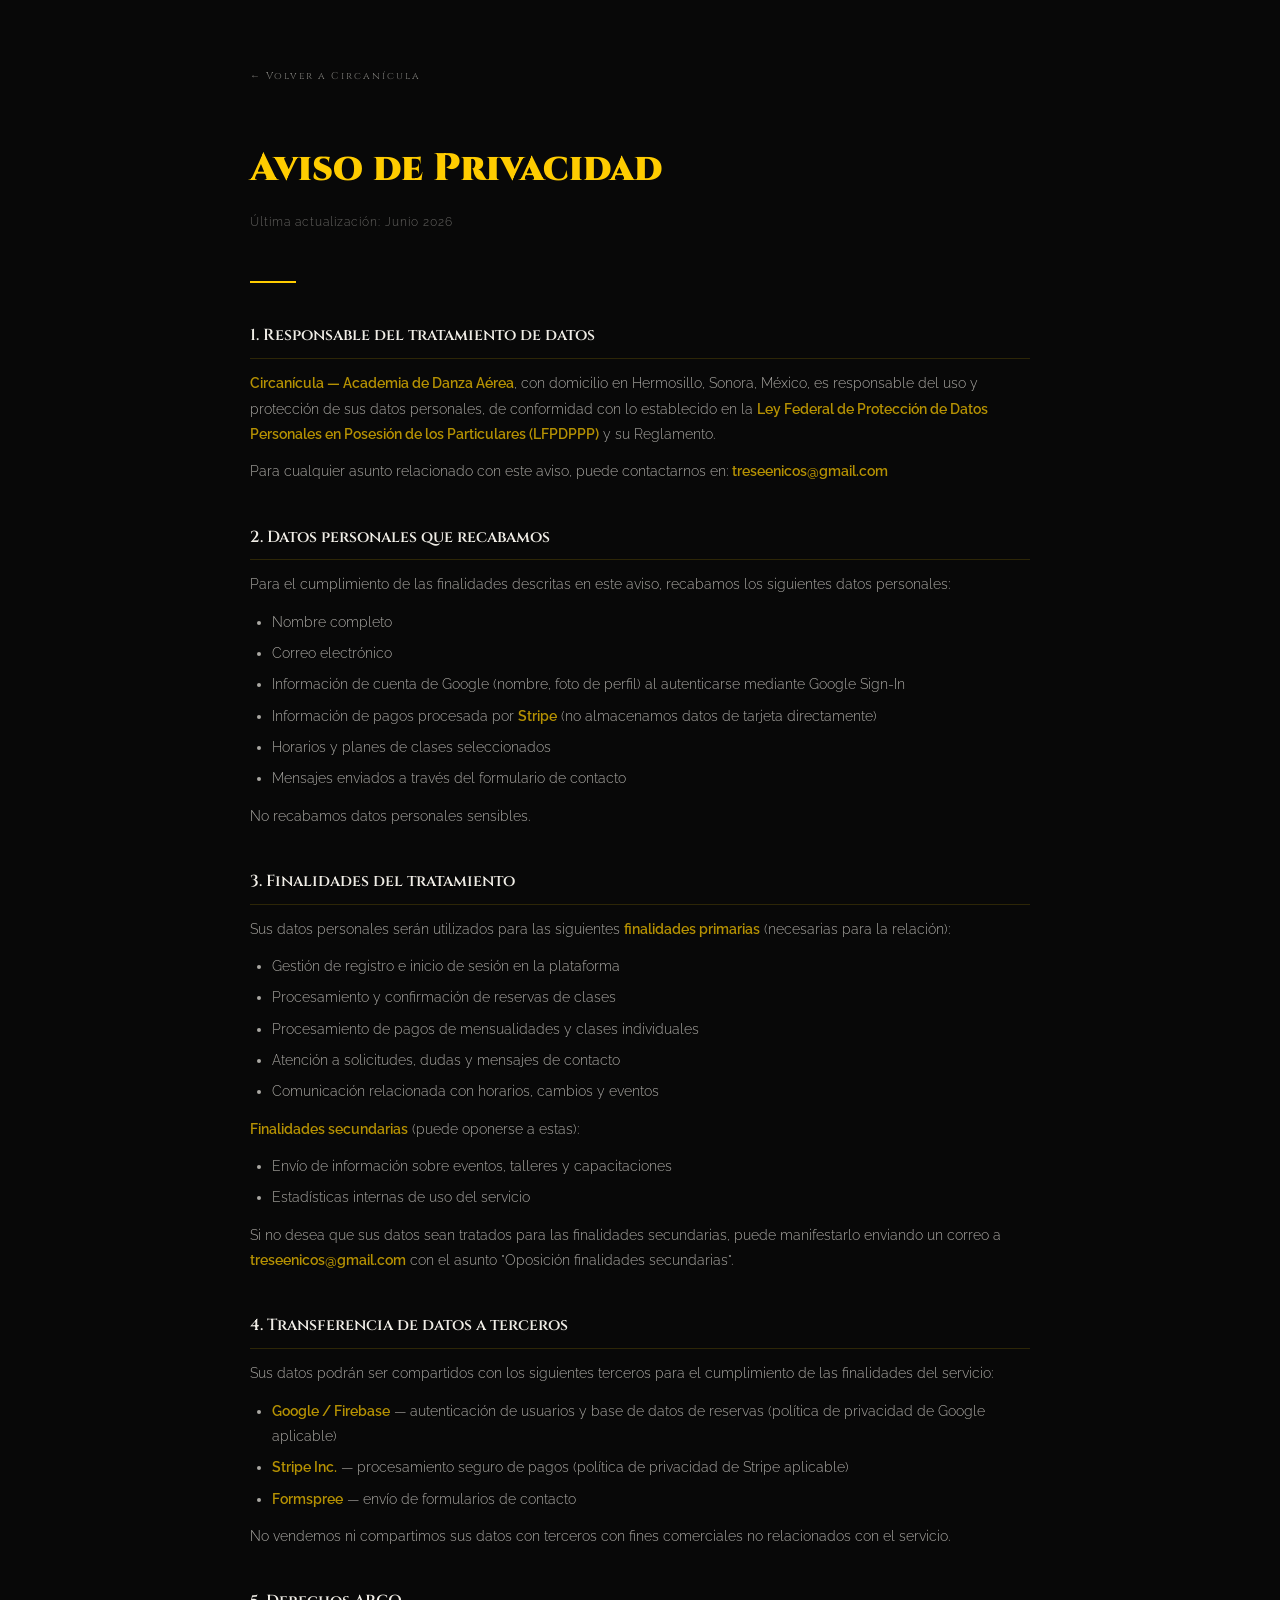
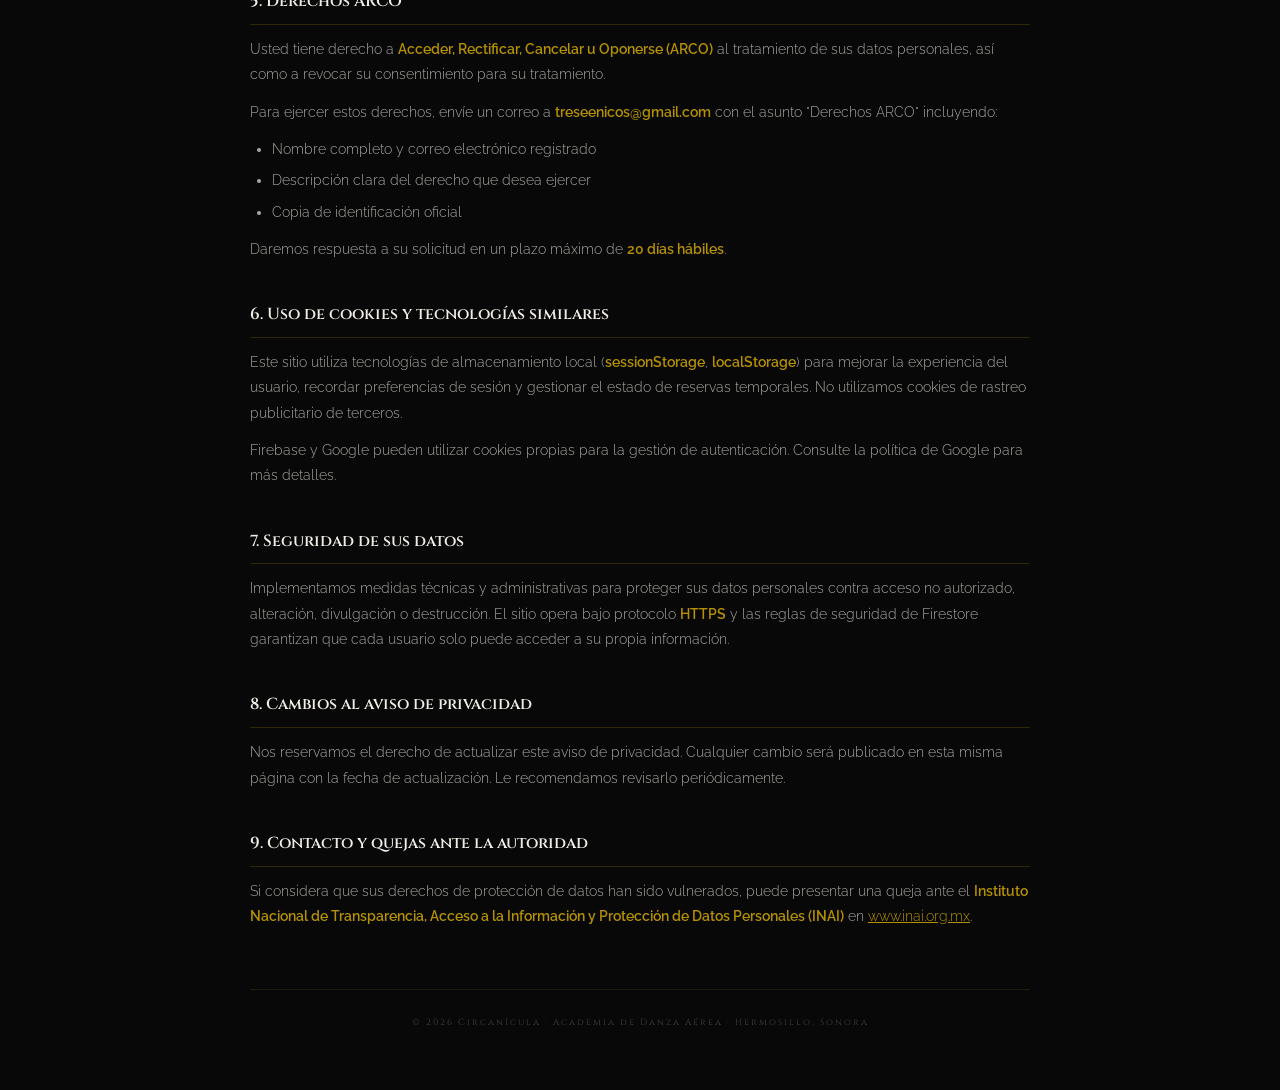
<file: privacidad.html>
<!DOCTYPE html>
<html lang="es">
<head>
  <meta charset="UTF-8">
  <meta name="viewport" content="width=device-width, initial-scale=1.0">
  <title>Aviso de Privacidad | Circanícula</title>
  <meta name="robots" content="noindex">
  <link href="https://fonts.googleapis.com/css2?family=Cinzel:wght@400;600;900&family=Raleway:ital,wght@0,300;0,400;0,600;1,300&display=swap" rel="stylesheet">
  <style>
    :root {
      --amarillo: #ffcc00;
      --naranja: #e87400;
      --negro: #080808;
      --blanco: #f0ede6;
      --gris: #141414;
    }
    * { margin:0; padding:0; box-sizing:border-box; }
    body {
      background:var(--negro);
      color:var(--blanco);
      font-family:'Raleway',sans-serif;
      font-weight:300;
      line-height:1.8;
      padding:60px 24px;
    }
    .contenedor { max-width:780px; margin:0 auto; }
    .logo-back {
      display:inline-flex; align-items:center; gap:10px;
      text-decoration:none; color:rgba(240,237,230,.5);
      font-family:'Cinzel',serif; font-size:.62rem;
      letter-spacing:2px; margin-bottom:48px;
      transition:color .3s;
    }
    .logo-back:hover { color:var(--amarillo); }
    h1 {
      font-family:'Cinzel',serif;
      font-size:clamp(1.6rem,4vw,2.4rem);
      font-weight:900;
      color:var(--amarillo);
      margin-bottom:8px;
    }
    .subtitulo {
      font-size:.78rem;
      opacity:.4;
      margin-bottom:48px;
      letter-spacing:1px;
    }
    h2 {
      font-family:'Cinzel',serif;
      font-size:1rem;
      font-weight:600;
      color:var(--blanco);
      margin:38px 0 12px;
      padding-bottom:8px;
      border-bottom:1px solid rgba(255,204,0,.15);
    }
    p { font-size:.88rem; opacity:.7; margin-bottom:12px; }
    ul { font-size:.88rem; opacity:.7; padding-left:22px; margin-bottom:12px; }
    ul li { margin-bottom:6px; }
    strong { color:var(--amarillo); font-weight:600; }
    .linea { width:46px; height:2px; background:var(--amarillo); margin-bottom:36px; }
    footer-priv {
      display:block;
      margin-top:60px;
      padding-top:24px;
      border-top:1px solid rgba(255,204,0,.1);
      font-family:'Cinzel',serif;
      font-size:.56rem;
      letter-spacing:2px;
      color:rgba(240,237,230,.25);
      text-align:center;
    }
  </style>
</head>
<body>
  <div class="contenedor">
    <a href="/" class="logo-back">← Volver a Circanícula</a>

    <h1>Aviso de Privacidad</h1>
    <p class="subtitulo">Última actualización: Junio 2026</p>
    <div class="linea"></div>

    <h2>1. Responsable del tratamiento de datos</h2>
    <p>
      <strong>Circanícula — Academia de Danza Aérea</strong>, con domicilio en Hermosillo, Sonora, México,
      es responsable del uso y protección de sus datos personales, de conformidad con lo establecido en la
      <strong>Ley Federal de Protección de Datos Personales en Posesión de los Particulares (LFPDPPP)</strong>
      y su Reglamento.
    </p>
    <p>Para cualquier asunto relacionado con este aviso, puede contactarnos en: <strong>treseenicos@gmail.com</strong></p>

    <h2>2. Datos personales que recabamos</h2>
    <p>Para el cumplimiento de las finalidades descritas en este aviso, recabamos los siguientes datos personales:</p>
    <ul>
      <li>Nombre completo</li>
      <li>Correo electrónico</li>
      <li>Información de cuenta de Google (nombre, foto de perfil) al autenticarse mediante Google Sign-In</li>
      <li>Información de pagos procesada por <strong>Stripe</strong> (no almacenamos datos de tarjeta directamente)</li>
      <li>Horarios y planes de clases seleccionados</li>
      <li>Mensajes enviados a través del formulario de contacto</li>
    </ul>
    <p>No recabamos datos personales sensibles.</p>

    <h2>3. Finalidades del tratamiento</h2>
    <p>Sus datos personales serán utilizados para las siguientes <strong>finalidades primarias</strong> (necesarias para la relación):</p>
    <ul>
      <li>Gestión de registro e inicio de sesión en la plataforma</li>
      <li>Procesamiento y confirmación de reservas de clases</li>
      <li>Procesamiento de pagos de mensualidades y clases individuales</li>
      <li>Atención a solicitudes, dudas y mensajes de contacto</li>
      <li>Comunicación relacionada con horarios, cambios y eventos</li>
    </ul>
    <p><strong>Finalidades secundarias</strong> (puede oponerse a estas):</p>
    <ul>
      <li>Envío de información sobre eventos, talleres y capacitaciones</li>
      <li>Estadísticas internas de uso del servicio</li>
    </ul>
    <p>Si no desea que sus datos sean tratados para las finalidades secundarias, puede manifestarlo enviando un correo a <strong>treseenicos@gmail.com</strong> con el asunto "Oposición finalidades secundarias".</p>

    <h2>4. Transferencia de datos a terceros</h2>
    <p>Sus datos podrán ser compartidos con los siguientes terceros para el cumplimiento de las finalidades del servicio:</p>
    <ul>
      <li><strong>Google / Firebase</strong> — autenticación de usuarios y base de datos de reservas (política de privacidad de Google aplicable)</li>
      <li><strong>Stripe Inc.</strong> — procesamiento seguro de pagos (política de privacidad de Stripe aplicable)</li>
      <li><strong>Formspree</strong> — envío de formularios de contacto</li>
    </ul>
    <p>No vendemos ni compartimos sus datos con terceros con fines comerciales no relacionados con el servicio.</p>

    <h2>5. Derechos ARCO</h2>
    <p>Usted tiene derecho a <strong>Acceder, Rectificar, Cancelar u Oponerse (ARCO)</strong> al tratamiento de sus datos personales, así como a revocar su consentimiento para su tratamiento.</p>
    <p>Para ejercer estos derechos, envíe un correo a <strong>treseenicos@gmail.com</strong> con el asunto "Derechos ARCO" incluyendo:</p>
    <ul>
      <li>Nombre completo y correo electrónico registrado</li>
      <li>Descripción clara del derecho que desea ejercer</li>
      <li>Copia de identificación oficial</li>
    </ul>
    <p>Daremos respuesta a su solicitud en un plazo máximo de <strong>20 días hábiles</strong>.</p>

    <h2>6. Uso de cookies y tecnologías similares</h2>
    <p>Este sitio utiliza tecnologías de almacenamiento local (<strong>sessionStorage</strong>, <strong>localStorage</strong>) para mejorar la experiencia del usuario, recordar preferencias de sesión y gestionar el estado de reservas temporales. No utilizamos cookies de rastreo publicitario de terceros.</p>
    <p>Firebase y Google pueden utilizar cookies propias para la gestión de autenticación. Consulte la política de Google para más detalles.</p>

    <h2>7. Seguridad de sus datos</h2>
    <p>Implementamos medidas técnicas y administrativas para proteger sus datos personales contra acceso no autorizado, alteración, divulgación o destrucción. El sitio opera bajo protocolo <strong>HTTPS</strong> y las reglas de seguridad de Firestore garantizan que cada usuario solo puede acceder a su propia información.</p>

    <h2>8. Cambios al aviso de privacidad</h2>
    <p>Nos reservamos el derecho de actualizar este aviso de privacidad. Cualquier cambio será publicado en esta misma página con la fecha de actualización. Le recomendamos revisarlo periódicamente.</p>

    <h2>9. Contacto y quejas ante la autoridad</h2>
    <p>Si considera que sus derechos de protección de datos han sido vulnerados, puede presentar una queja ante el <strong>Instituto Nacional de Transparencia, Acceso a la Información y Protección de Datos Personales (INAI)</strong> en <a href="https://www.inai.org.mx" target="_blank" rel="noopener noreferrer" style="color:var(--amarillo)">www.inai.org.mx</a>.</p>

    <footer-priv>
      © 2026 Circanícula · Academia de Danza Aérea · Hermosillo, Sonora
    </footer-priv>
  </div>
</body>
</html>
</file>
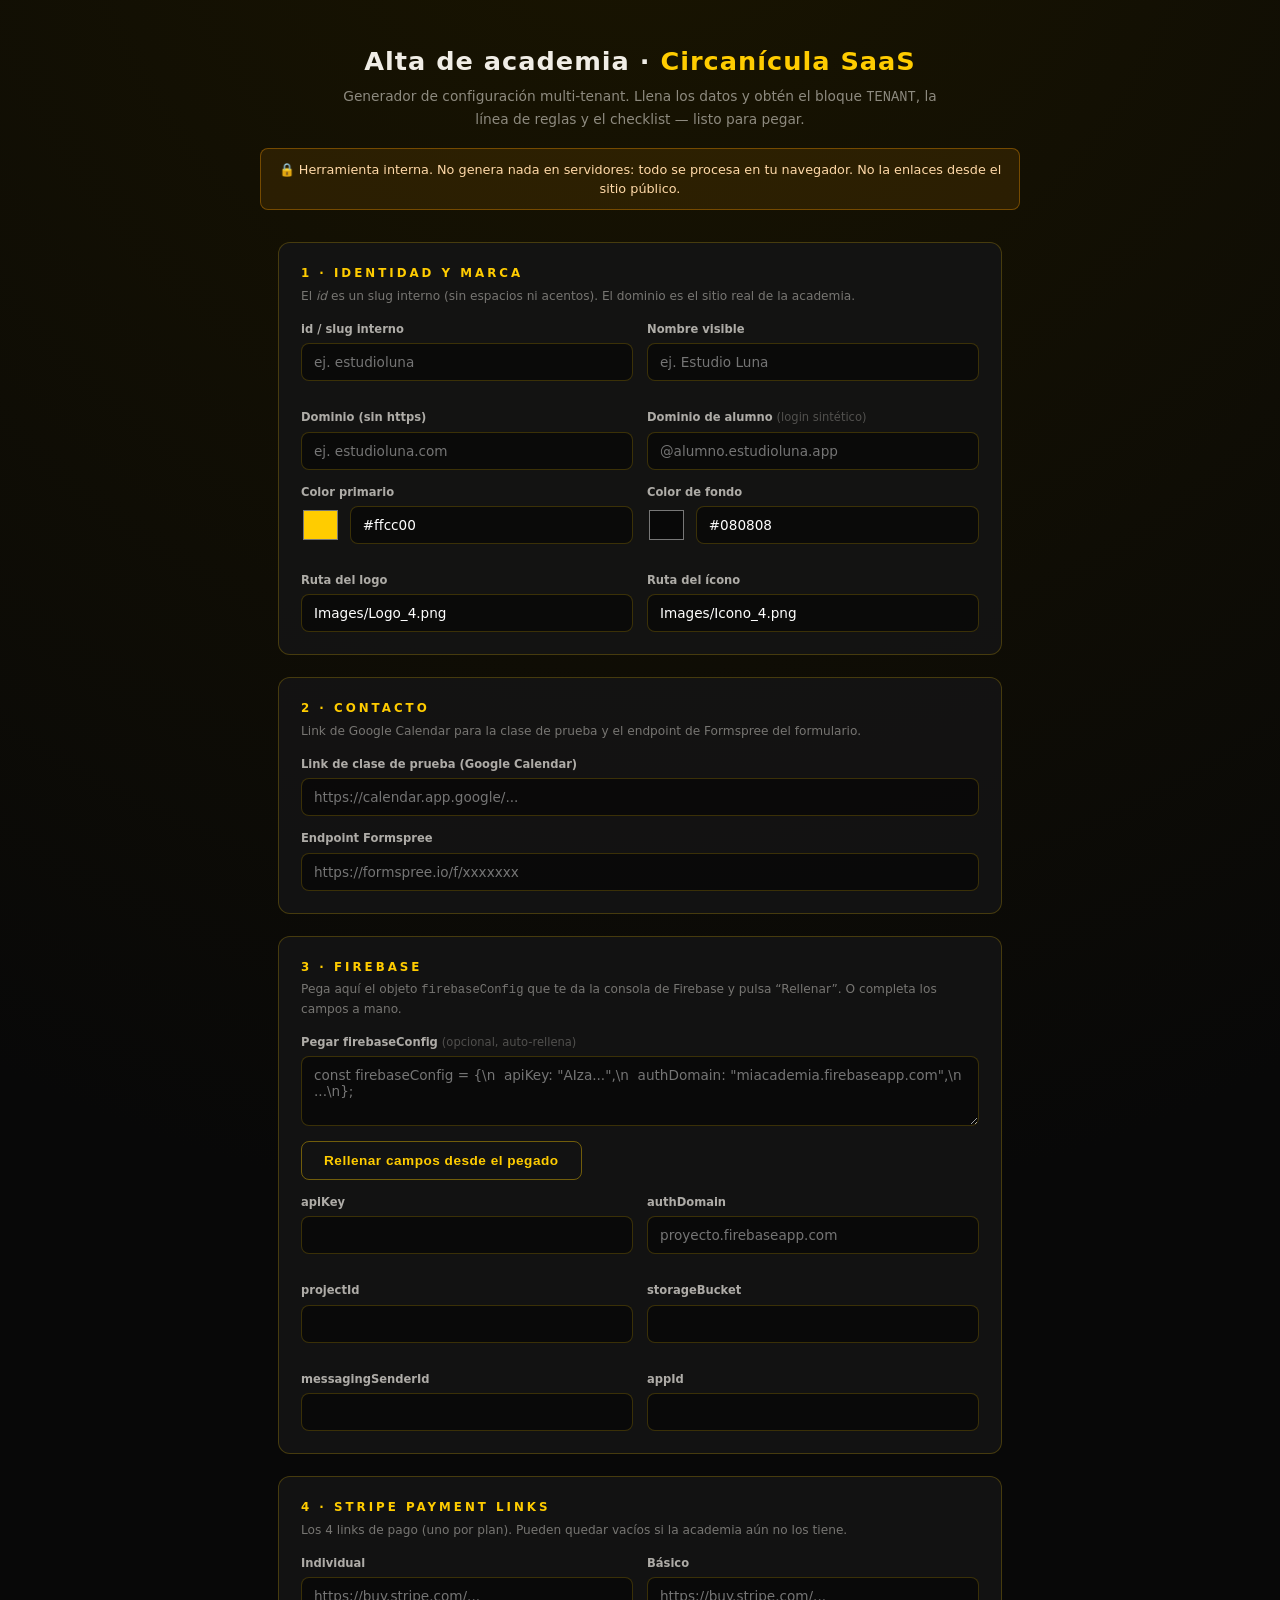
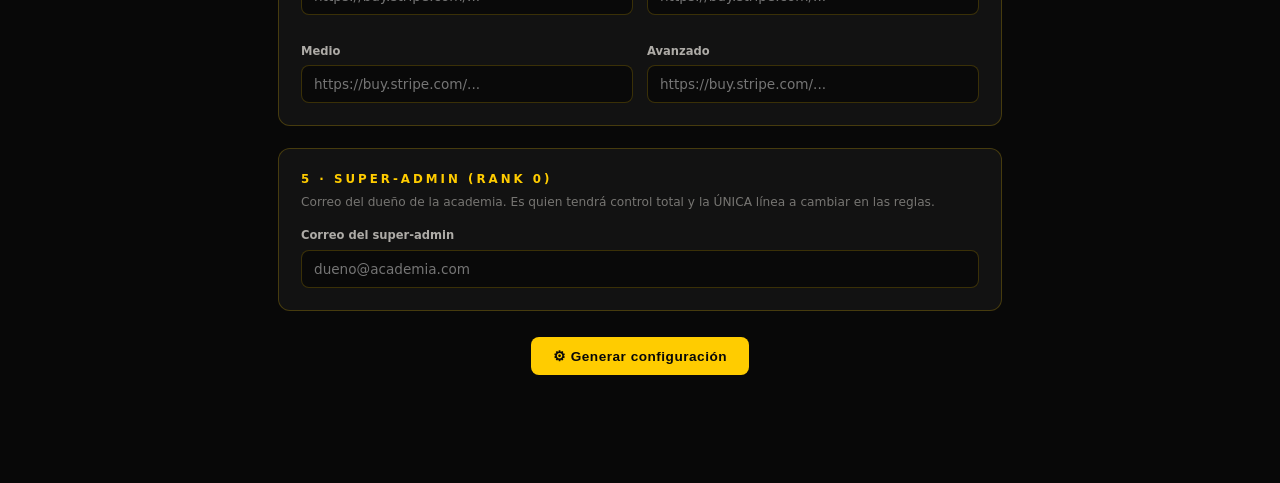
<file: provisioning.html>
<!DOCTYPE html>
<html lang="es">
<head>
<meta charset="UTF-8">
<meta name="viewport" content="width=device-width, initial-scale=1.0">
<meta name="robots" content="noindex, nofollow">
<title>Provisioning · Alta de academia — Circanícula SaaS</title>
<style>
  :root{
    --amarillo:#ffcc00; --negro:#080808; --naranja:#ff9d00;
    --panel:rgba(20,20,20,.92); --linea:rgba(255,204,0,.22);
  }
  *{box-sizing:border-box;}
  body{
    margin:0; font-family:system-ui,-apple-system,Segoe UI,Roboto,sans-serif;
    background:radial-gradient(circle at 50% -10%,#1a1500,#080808 60%); color:#f0ede6;
    line-height:1.5; padding:0 0 80px;
  }
  header{
    text-align:center; padding:42px 20px 10px;
  }
  header h1{ margin:0 0 6px; font-size:1.6rem; letter-spacing:1px; }
  header h1 span{ color:var(--amarillo); }
  header p{ margin:0; opacity:.55; font-size:.86rem; max-width:620px; margin:0 auto; }
  .aviso{
    max-width:760px; margin:18px auto 0; padding:11px 16px; border-radius:8px;
    background:rgba(255,157,0,.1); border:1px solid rgba(255,157,0,.35);
    font-size:.8rem; color:#ffd9a8; text-align:center;
  }
  .wrap{ max-width:760px; margin:0 auto; padding:0 18px; }
  .card{
    background:var(--panel); border:1px solid var(--linea); border-radius:12px;
    padding:22px 22px 8px; margin-top:22px;
  }
  .card h2{
    margin:0 0 4px; font-size:.74rem; letter-spacing:3px; text-transform:uppercase;
    color:var(--amarillo);
  }
  .card .hint{ margin:0 0 16px; font-size:.76rem; opacity:.45; }
  .grid{ display:grid; grid-template-columns:1fr 1fr; gap:14px; }
  @media(max-width:560px){ .grid{ grid-template-columns:1fr; } }
  label{ display:block; font-size:.72rem; opacity:.7; margin-bottom:5px; font-weight:600; }
  label .opt{ opacity:.4; font-weight:400; }
  input[type=text], input[type=email], input[type=url], textarea{
    width:100%; background:rgba(0,0,0,.45); border:1px solid rgba(255,204,0,.2);
    color:#fff; border-radius:8px; padding:10px 12px; font-size:.85rem; font-family:inherit;
  }
  input:focus, textarea:focus{ outline:none; border-color:var(--amarillo); }
  textarea{ resize:vertical; min-height:70px; }
  .row-color{ display:flex; align-items:center; gap:10px; }
  input[type=color]{ width:46px; height:38px; border:none; border-radius:8px; background:none; cursor:pointer; padding:0; }
  .field{ margin-bottom:14px; }
  .btn{
    background:var(--amarillo); color:var(--negro); border:none; border-radius:8px;
    padding:11px 22px; font-weight:800; font-size:.85rem; cursor:pointer; letter-spacing:.5px;
    transition:transform .12s, opacity .2s;
  }
  .btn:hover{ opacity:.9; } .btn:active{ transform:scale(.97); }
  .btn-sec{
    background:transparent; color:var(--amarillo); border:1px solid rgba(255,204,0,.4);
  }
  .acciones{ text-align:center; margin:26px 0 6px; }
  .salida{ display:none; }
  .salida.visible{ display:block; }
  .out-block{ position:relative; margin-top:14px; }
  .out-block .copiar{
    position:absolute; top:8px; right:8px; font-size:.7rem; padding:5px 12px;
    border-radius:6px; background:var(--amarillo); color:var(--negro); border:none;
    cursor:pointer; font-weight:700;
  }
  pre{
    background:#0c0c0c; border:1px solid rgba(255,255,255,.1); border-radius:10px;
    padding:16px 14px; overflow-x:auto; font-size:.78rem; line-height:1.6;
    font-family:ui-monospace,SFMono-Regular,Menlo,Consolas,monospace; color:#d6f5c8;
    white-space:pre; margin:0;
  }
  ol.checklist{ font-size:.84rem; line-height:1.9; padding-left:20px; margin:6px 0 0; }
  ol.checklist code{ background:rgba(255,204,0,.12); color:var(--amarillo); padding:1px 6px; border-radius:4px; font-size:.82em; }
  .err{ color:#ff8080; font-size:.8rem; text-align:center; min-height:1.2em; margin-top:10px; }
  .toast{
    position:fixed; bottom:24px; left:50%; transform:translateX(-50%) translateY(20px);
    background:var(--amarillo); color:var(--negro); padding:10px 22px; border-radius:30px;
    font-weight:700; font-size:.84rem; opacity:0; pointer-events:none; transition:all .25s;
  }
  .toast.show{ opacity:1; transform:translateX(-50%) translateY(0); }
</style>
</head>
<body>
<header>
  <h1>Alta de academia · <span>Circanícula SaaS</span></h1>
  <p>Generador de configuración multi-tenant. Llena los datos y obtén el bloque <code>TENANT</code>, la línea de reglas y el checklist — listo para pegar.</p>
  <div class="aviso">🔒 Herramienta interna. No genera nada en servidores: todo se procesa en tu navegador. No la enlaces desde el sitio público.</div>
</header>

<div class="wrap">

  <div class="card">
    <h2>1 · Identidad y marca</h2>
    <p class="hint">El <em>id</em> es un slug interno (sin espacios ni acentos). El dominio es el sitio real de la academia.</p>
    <div class="grid">
      <div class="field"><label>id / slug interno</label><input type="text" id="f-id" placeholder="ej. estudioluna"></div>
      <div class="field"><label>Nombre visible</label><input type="text" id="f-nombre" placeholder="ej. Estudio Luna"></div>
      <div class="field"><label>Dominio (sin https)</label><input type="text" id="f-dominio" placeholder="ej. estudioluna.com"></div>
      <div class="field"><label>Dominio de alumno <span class="opt">(login sintético)</span></label><input type="text" id="f-dominioalumno" placeholder="@alumno.estudioluna.app"></div>
    </div>
    <div class="grid">
      <div class="field"><label>Color primario</label><div class="row-color"><input type="color" id="f-colorprim" value="#ffcc00"><input type="text" id="f-colorprim-tx" value="#ffcc00"></div></div>
      <div class="field"><label>Color de fondo</label><div class="row-color"><input type="color" id="f-colorfondo" value="#080808"><input type="text" id="f-colorfondo-tx" value="#080808"></div></div>
      <div class="field"><label>Ruta del logo</label><input type="text" id="f-logo" value="Images/Logo_4.png"></div>
      <div class="field"><label>Ruta del ícono</label><input type="text" id="f-icono" value="Images/Icono_4.png"></div>
    </div>
  </div>

  <div class="card">
    <h2>2 · Contacto</h2>
    <p class="hint">Link de Google Calendar para la clase de prueba y el endpoint de Formspree del formulario.</p>
    <div class="field"><label>Link de clase de prueba (Google Calendar)</label><input type="url" id="f-calendario" placeholder="https://calendar.app.google/..."></div>
    <div class="field"><label>Endpoint Formspree</label><input type="url" id="f-formspree" placeholder="https://formspree.io/f/xxxxxxx"></div>
  </div>

  <div class="card">
    <h2>3 · Firebase</h2>
    <p class="hint">Pega aquí el objeto <code>firebaseConfig</code> que te da la consola de Firebase y pulsa “Rellenar”. O completa los campos a mano.</p>
    <div class="field">
      <label>Pegar firebaseConfig <span class="opt">(opcional, auto-rellena)</span></label>
      <textarea id="f-fbpaste" placeholder='const firebaseConfig = {\n  apiKey: "AIza...",\n  authDomain: "miacademia.firebaseapp.com",\n  ...\n};'></textarea>
      <div style="margin-top:8px;"><button class="btn btn-sec" type="button" onclick="parsearFirebase()">Rellenar campos desde el pegado</button></div>
    </div>
    <div class="grid">
      <div class="field"><label>apiKey</label><input type="text" id="f-apikey"></div>
      <div class="field"><label>authDomain</label><input type="text" id="f-authdomain" placeholder="proyecto.firebaseapp.com"></div>
      <div class="field"><label>projectId</label><input type="text" id="f-projectid"></div>
      <div class="field"><label>storageBucket</label><input type="text" id="f-storagebucket"></div>
      <div class="field"><label>messagingSenderId</label><input type="text" id="f-sender"></div>
      <div class="field"><label>appId</label><input type="text" id="f-appid"></div>
    </div>
  </div>

  <div class="card">
    <h2>4 · Stripe Payment Links</h2>
    <p class="hint">Los 4 links de pago (uno por plan). Pueden quedar vacíos si la academia aún no los tiene.</p>
    <div class="grid">
      <div class="field"><label>Individual</label><input type="url" id="f-stripe-ind" placeholder="https://buy.stripe.com/..."></div>
      <div class="field"><label>Básico</label><input type="url" id="f-stripe-bas" placeholder="https://buy.stripe.com/..."></div>
      <div class="field"><label>Medio</label><input type="url" id="f-stripe-med" placeholder="https://buy.stripe.com/..."></div>
      <div class="field"><label>Avanzado</label><input type="url" id="f-stripe-ava" placeholder="https://buy.stripe.com/..."></div>
    </div>
  </div>

  <div class="card">
    <h2>5 · Super-admin (Rank 0)</h2>
    <p class="hint">Correo del dueño de la academia. Es quien tendrá control total y la ÚNICA línea a cambiar en las reglas.</p>
    <div class="field"><label>Correo del super-admin</label><input type="email" id="f-superadmin" placeholder="dueno@academia.com"></div>
  </div>

  <div class="acciones">
    <button class="btn" type="button" onclick="generar()">⚙ Generar configuración</button>
    <div class="err" id="err"></div>
  </div>

  <div class="salida" id="salida">
    <div class="card">
      <h2>A · Bloque TENANT</h2>
      <p class="hint">Pégalo dentro del objeto <code>TENANTS</code> en <code>index.html</code>, junto a las demás academias.</p>
      <div class="out-block">
        <button class="copiar" type="button" onclick="copiar('out-tenant',this)">Copiar</button>
        <pre id="out-tenant"></pre>
      </div>
    </div>

    <div class="card">
      <h2>B · Línea de firestore.rules</h2>
      <p class="hint">Esta es la ÚNICA línea que cambia por academia en <code>firestore.rules</code> de SU proyecto Firebase.</p>
      <div class="out-block">
        <button class="copiar" type="button" onclick="copiar('out-rules',this)">Copiar</button>
        <pre id="out-rules"></pre>
      </div>
    </div>

    <div class="card">
      <h2>C · Checklist de alta manual</h2>
      <p class="hint">Pasos que SÍ requieren tu mano (cuentas propias del dueño, todo gratis).</p>
      <ol class="checklist" id="out-checklist"></ol>
    </div>
  </div>

</div>

<div class="toast" id="toast">Copiado ✓</div>

<script>
  function syncColor(pick, txt){
    const p=document.getElementById(pick), t=document.getElementById(txt);
    p.addEventListener('input',()=>t.value=p.value);
    t.addEventListener('input',()=>{ if(/^#[0-9a-fA-F]{6}$/.test(t.value)) p.value=t.value; });
  }
  syncColor('f-colorprim','f-colorprim-tx');
  syncColor('f-colorfondo','f-colorfondo-tx');

  document.getElementById('f-id').addEventListener('blur', ()=>{
    const id=document.getElementById('f-id').value.trim().toLowerCase().replace(/[^a-z0-9]/g,'');
    const da=document.getElementById('f-dominioalumno');
    if(id && !da.value) da.value='@alumno.'+id+'.app';
  });

  function parsearFirebase(){
    const txt=document.getElementById('f-fbpaste').value;
    const map={apiKey:'f-apikey',authDomain:'f-authdomain',projectId:'f-projectid',
      storageBucket:'f-storagebucket',messagingSenderId:'f-sender',appId:'f-appid'};
    let encontrados=0;
    for(const k in map){
      const re=new RegExp(k+'\\s*:\\s*["\\\']([^"\\\']+)["\\\']');
      const m=txt.match(re);
      if(m){ document.getElementById(map[k]).value=m[1]; encontrados++; }
    }
    mostrarToast(encontrados? ('Rellenados '+encontrados+' campos ✓') : 'No se reconoció el formato');
  }

  const val=id=>document.getElementById(id).value.trim();

  function generar(){
    const err=document.getElementById('err'); err.textContent='';
    const id=val('f-id').toLowerCase().replace(/[^a-z0-9]/g,'');
    const nombre=val('f-nombre'), dominio=val('f-dominio').replace(/^https?:\/\//,'').replace(/\/$/,'');
    const email=val('f-superadmin');

    if(!id){ err.textContent='Falta el id / slug interno.'; return; }
    if(!nombre){ err.textContent='Falta el nombre visible.'; return; }
    if(!dominio){ err.textContent='Falta el dominio.'; return; }
    if(!/^[^@\s]+@[^@\s]+\.[^@\s]+$/.test(email)){ err.textContent='Correo de super-admin inválido.'; return; }
    if(!val('f-projectid')){ err.textContent='Falta projectId de Firebase (revisa la sección 3).'; return; }

    let dominioAlumno=val('f-dominioalumno') || ('@alumno.'+id+'.app');
    if(dominioAlumno[0] !== '@') dominioAlumno='@'+dominioAlumno;

    const q=s=>String(s).replace(/'/g,"\\'");
    const tenant =
`    ${id}: {
      id: '${q(id)}',
      marca: {
        nombre: '${q(nombre)}',
        dominio: '${q(dominio)}',
        colorPrimario: '${val('f-colorprim-tx')||'#ffcc00'}',
        colorFondo: '${val('f-colorfondo-tx')||'#080808'}',
        logo: '${q(val('f-logo')||'Images/Logo_4.png')}',
        icono: '${q(val('f-icono')||'Images/Icono_4.png')}'
      },
      contacto: {
        calendarioPrueba: '${q(val('f-calendario'))}',
        formspree: '${q(val('f-formspree'))}'
      },
      dominioAlumno: '${q(dominioAlumno)}',
      firebase: {
        apiKey: "${val('f-apikey')}",
        authDomain: "${val('f-authdomain')}",
        projectId: "${val('f-projectid')}",
        storageBucket: "${val('f-storagebucket')}",
        messagingSenderId: "${val('f-sender')}",
        appId: "${val('f-appid')}"
      },
      stripe: {
        individual: "${val('f-stripe-ind')}",
        basico: "${val('f-stripe-bas')}",
        medio: "${val('f-stripe-med')}",
        avanzado: "${val('f-stripe-ava')}"
      },
      superAdminEmail: "${email}"
    },`;

    document.getElementById('out-tenant').textContent=tenant;
    document.getElementById('out-rules').textContent=
`function superAdminEmail() { return '${q(email)}'; } // ← ${q(nombre)}`;

    const pasos=[
      `Crear un proyecto Firebase NUEVO para “${nombre}” (cuenta propia del dueño, plan Spark gratis).`,
      `En ese proyecto: activar Authentication → Google + Email/Password.`,
      `Pegar la copia de firestore.rules cambiando SOLO la línea de superAdminEmail() por la del bloque B.`,
      `Registrar el dominio ${dominio} en Cloudflare (cuenta operadora) y apuntar los nameservers.`,
      `En Cloudflare: copiar las reglas de seguridad (Response Headers + CSP) y HSTS de Circanícula.`,
      `Crear los 4 Payment Links en el Stripe del dueño y pegarlos arriba (o dejarlos vacíos por ahora).`,
      `Configurar Formspree del dueño y poner su endpoint.`,
      `Pegar el bloque A dentro de TENANTS en index.html y desplegar.`,
      `Verificar: abrir ${dominio}, registrar al super-admin (${email}) y confirmar que nace Rank 0.`
    ];
    const ol=document.getElementById('out-checklist'); ol.innerHTML='';
    pasos.forEach(p=>{ const li=document.createElement('li'); li.textContent=p; ol.appendChild(li); });

    document.getElementById('salida').classList.add('visible');
    document.getElementById('salida').scrollIntoView({behavior:'smooth'});
  }

  function copiar(id, btn){
    const txt=document.getElementById(id).textContent;
    navigator.clipboard.writeText(txt).then(()=>{
      mostrarToast('Copiado ✓');
      if(btn){ const o=btn.textContent; btn.textContent='✓'; setTimeout(()=>btn.textContent=o,1200); }
    });
  }

  let toastT;
  function mostrarToast(msg){
    const t=document.getElementById('toast'); t.textContent=msg; t.classList.add('show');
    clearTimeout(toastT); toastT=setTimeout(()=>t.classList.remove('show'),1600);
  }
</script>
</body>
</html>
</file>
